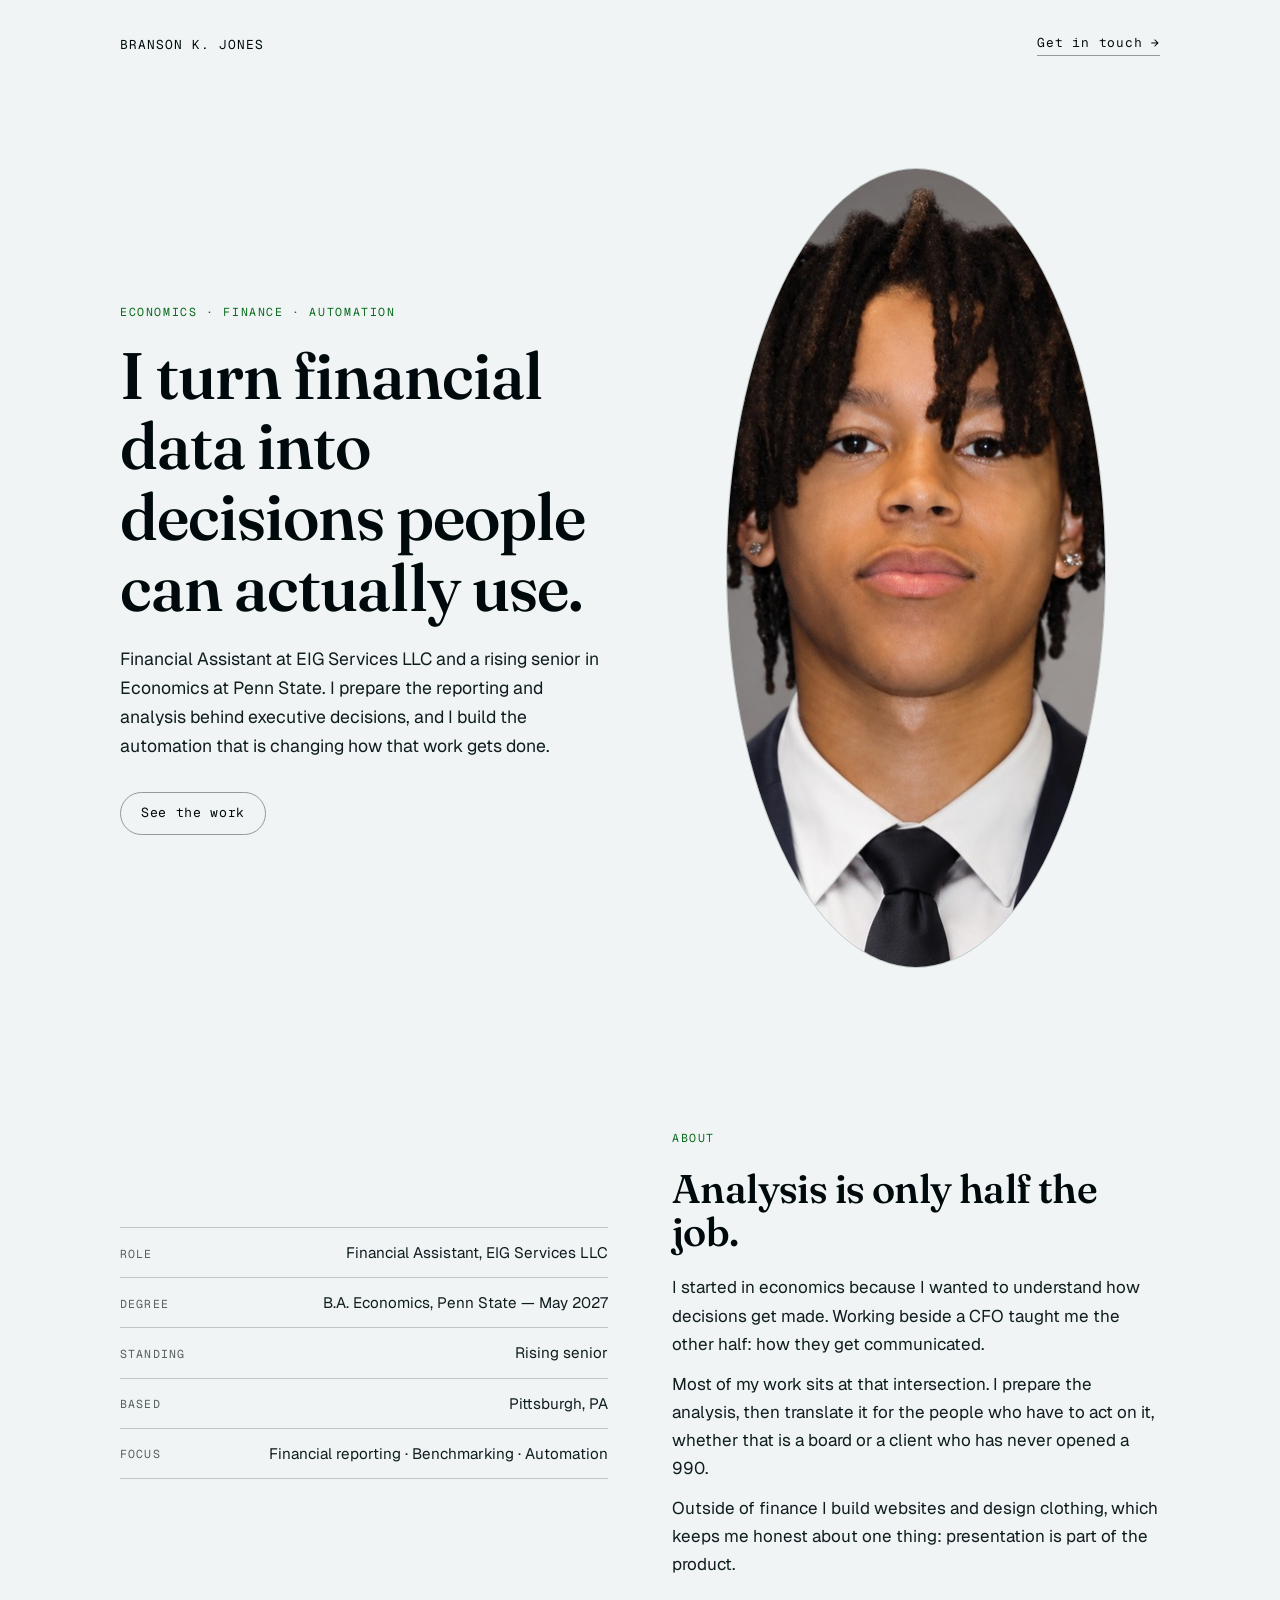
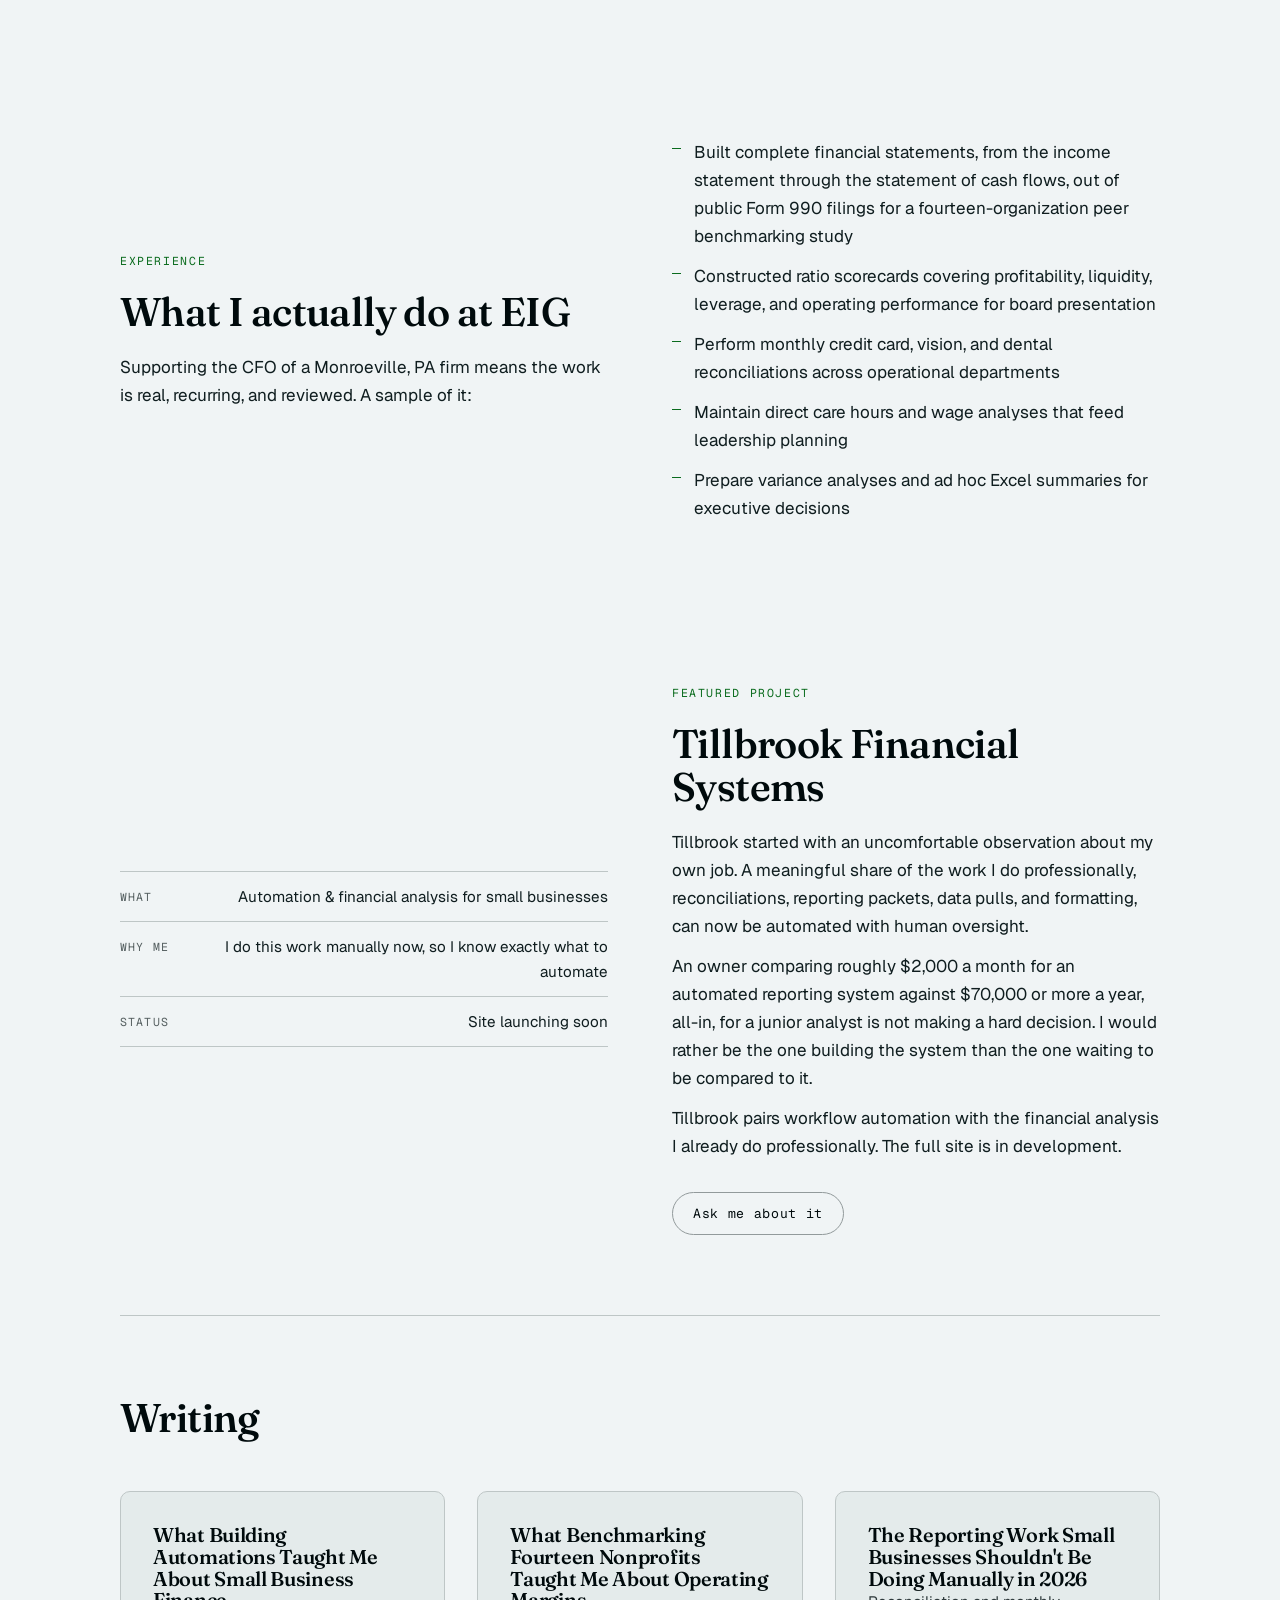
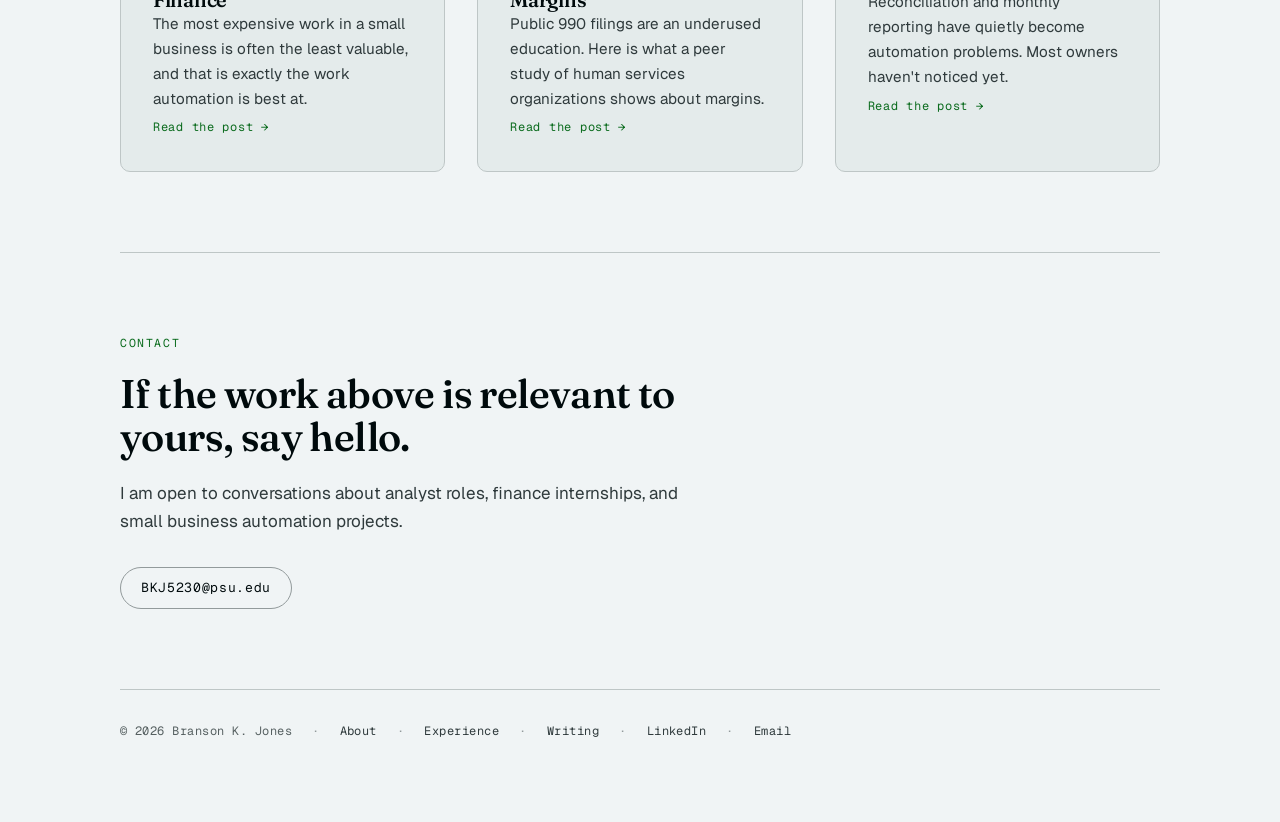
<file: index.html>
<!DOCTYPE html>
<html lang="en">
<head>
<meta charset="UTF-8">
<meta name="viewport" content="width=device-width, initial-scale=1.0">
<title>Branson Jones — Economics · Financial Analysis · Automation</title>
<meta name="description" content="Branson Jones is an economics student at Penn State working in financial analysis and building finance automations for small businesses.">
<link rel="preconnect" href="https://fonts.googleapis.com">
<link rel="preconnect" href="https://fonts.gstatic.com" crossorigin>
<link href="https://fonts.googleapis.com/css2?family=Fraunces:opsz,wght@9..144,460;9..144,560;9..144,640&family=Geist:wght@400;500&family=Geist+Mono:wght@400;500&display=swap" rel="stylesheet">
<link rel="stylesheet" href="css/site.css">
</head>
<body>
<div class="wrap">

<nav class="nav" aria-label="Primary">
  <a class="nav__mark" href="index.html">Branson K. Jones</a>
  <a class="nav__cta" href="#contact">Get in touch →</a>
</nav>

<header class="split">
  <div class="split__text">
    <span class="kicker">Economics · Finance · Automation</span>
    <h1 class="hero__title">I turn financial data into decisions people can actually use.</h1>
    <p class="hero__sub">Financial Assistant at EIG Services LLC and a rising senior in Economics at Penn State. I prepare the reporting and analysis behind executive decisions, and I build the automation that is changing how that work gets done.</p>
    <a class="chip" href="#work">See the work</a>
  </div>
  <figure class="split__proof">
    <img class="portrait" src="assets/headshot.jpg" alt="Headshot of Branson Jones" width="800" height="800">
  </figure>
</header>

<section id="about" class="split split--flip" aria-label="About">
  <div class="split__text">
    <span class="kicker">About</span>
    <h2>Analysis is only half the job.</h2>
    <p>I started in economics because I wanted to understand how decisions get made. Working beside a CFO taught me the other half: how they get communicated.</p>
    <p>Most of my work sits at that intersection. I prepare the analysis, then translate it for the people who have to act on it, whether that is a board or a client who has never opened a 990.</p>
    <p>Outside of finance I build websites and design clothing, which keeps me honest about one thing: presentation is part of the product.</p>
  </div>
  <div class="split__proof">
    <ul class="facts">
      <li><span class="k">Role</span><span class="v">Financial Assistant, EIG Services LLC</span></li>
      <li><span class="k">Degree</span><span class="v">B.A. Economics, Penn State — May 2027</span></li>
      <li><span class="k">Standing</span><span class="v">Rising senior</span></li>
      <li><span class="k">Based</span><span class="v">Pittsburgh, PA</span></li>
      <li><span class="k">Focus</span><span class="v">Financial reporting · Benchmarking · Automation</span></li>
    </ul>
  </div>
</section>

<section id="work" class="split" aria-label="Experience">
  <div class="split__text">
    <span class="kicker">Experience</span>
    <h2>What I actually do at EIG</h2>
    <p>Supporting the CFO of a Monroeville, PA firm means the work is real, recurring, and reviewed. A sample of it:</p>
  </div>
  <div class="split__proof">
    <ul class="worklist">
      <li>Built complete financial statements, from the income statement through the statement of cash flows, out of public Form 990 filings for a fourteen-organization peer benchmarking study</li>
      <li>Constructed ratio scorecards covering profitability, liquidity, leverage, and operating performance for board presentation</li>
      <li>Perform monthly credit card, vision, and dental reconciliations across operational departments</li>
      <li>Maintain direct care hours and wage analyses that feed leadership planning</li>
      <li>Prepare variance analyses and ad hoc Excel summaries for executive decisions</li>
    </ul>
  </div>
</section>

<section id="tillbrook" class="split split--flip" aria-label="Tillbrook">
  <div class="split__text">
    <span class="kicker">Featured project</span>
    <h2>Tillbrook Financial Systems</h2>
    <p>Tillbrook started with an uncomfortable observation about my own job. A meaningful share of the work I do professionally, reconciliations, reporting packets, data pulls, and formatting, can now be automated with human oversight.</p>
    <p>An owner comparing roughly $2,000 a month for an automated reporting system against $70,000 or more a year, all-in, for a junior analyst is not making a hard decision. I would rather be the one building the system than the one waiting to be compared to it.</p>
    <p>Tillbrook pairs workflow automation with the financial analysis I already do professionally. The full site is in development.</p>
    <a class="chip" href="#contact" aria-label="Ask about Tillbrook">Ask me about it</a>
  </div>
  <div class="split__proof">
    <ul class="facts">
      <li><span class="k">What</span><span class="v">Automation &amp; financial analysis for small businesses</span></li>
      <li><span class="k">Why me</span><span class="v">I do this work manually now, so I know exactly what to automate</span></li>
      <li><span class="k">Status</span><span class="v">Site launching soon</span></li>
    </ul>
  </div>
</section>

<section id="writing" class="writing" aria-label="Writing">
  <h2>Writing</h2>
  <div class="cards">
    <article class="card">
      <a href="blog/ai-automation-small-business-finance.html">
        <h3>What Building Automations Taught Me About Small Business Finance</h3>
        <p>The most expensive work in a small business is often the least valuable, and that is exactly the work automation is best at.</p>
        <span class="more">Read the post →</span>
      </a>
    </article>
    <article class="card">
      <a href="blog/nonprofit-benchmarking-operating-margins.html">
        <h3>What Benchmarking Fourteen Nonprofits Taught Me About Operating Margins</h3>
        <p>Public 990 filings are an underused education. Here is what a peer study of human services organizations shows about margins.</p>
        <span class="more">Read the post →</span>
      </a>
    </article>
    <article class="card">
      <a href="blog/manual-reporting-2026.html">
        <h3>The Reporting Work Small Businesses Shouldn't Be Doing Manually in 2026</h3>
        <p>Reconciliation and monthly reporting have quietly become automation problems. Most owners haven't noticed yet.</p>
        <span class="more">Read the post →</span>
      </a>
    </article>
  </div>
</section>

<section id="contact" class="contact" aria-label="Contact">
  <span class="kicker">Contact</span>
  <h2>If the work above is relevant to yours, say hello.</h2>
  <p>I am open to conversations about analyst roles, finance internships, and small business automation projects.</p>
  <a class="chip" href="mailto:BKJ5230@psu.edu">BKJ5230@psu.edu</a>
</section>

<footer class="foot">
  <span>© 2026 Branson K. Jones</span><span class="dot">·</span>
  <a href="#about">About</a><span class="dot">·</span>
  <a href="#work">Experience</a><span class="dot">·</span>
  <a href="#writing">Writing</a><span class="dot">·</span>
  <a href="https://www.linkedin.com/in/branson-jones-150345410/" rel="noopener">LinkedIn</a><span class="dot">·</span>
  <a href="mailto:BKJ5230@psu.edu">Email</a>
</footer>

</div>
</body>
</html>
</file>
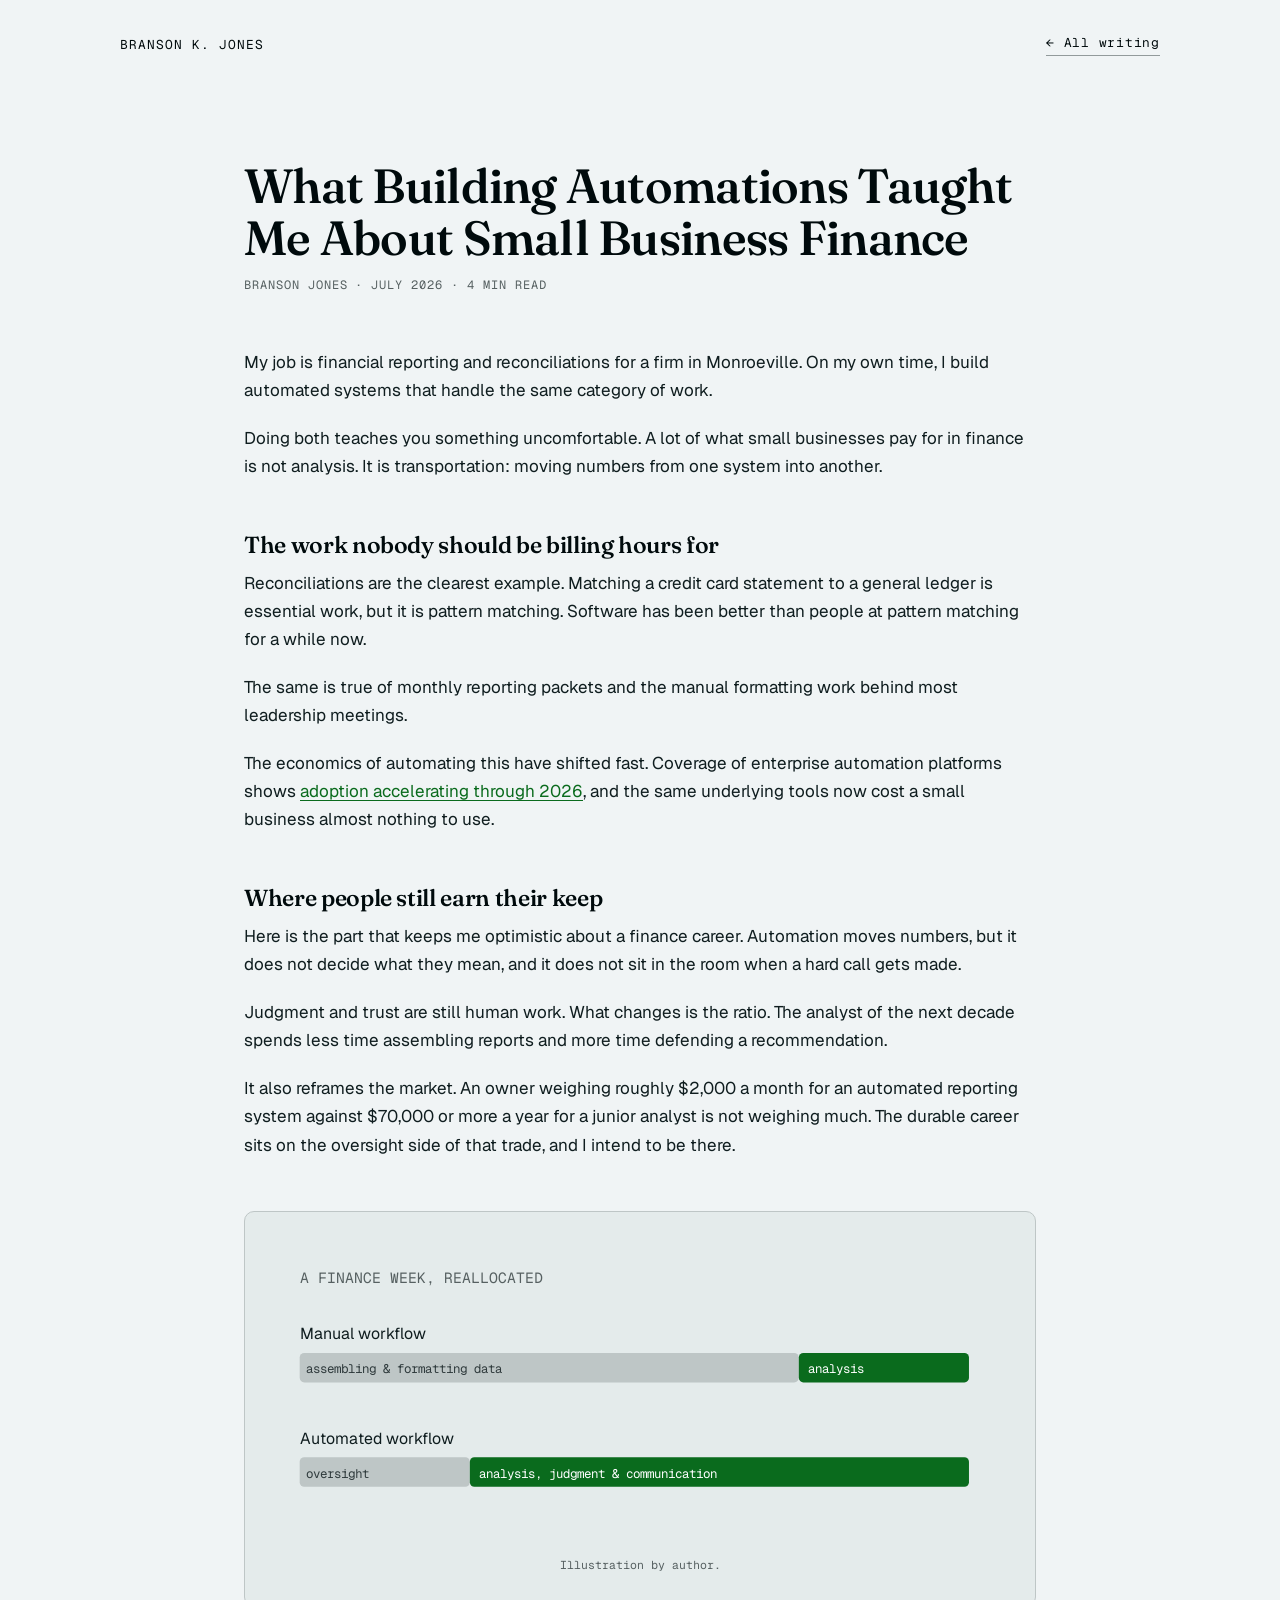
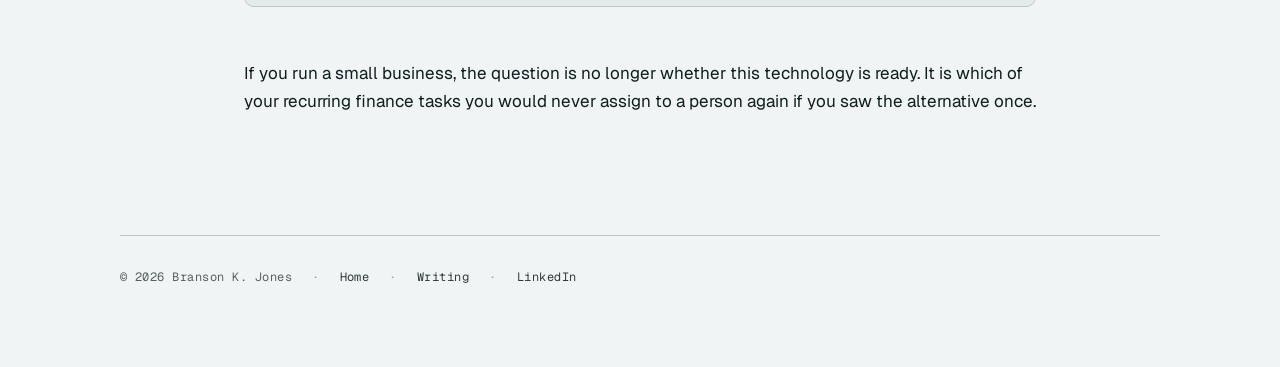
<file: blog/ai-automation-small-business-finance.html>
<!DOCTYPE html>
<html lang="en">
<head>
<meta charset="UTF-8">
<meta name="viewport" content="width=device-width, initial-scale=1.0">
<title>What Building Automations Taught Me About Small Business Finance — Branson Jones</title>
<link rel="preconnect" href="https://fonts.googleapis.com">
<link rel="preconnect" href="https://fonts.gstatic.com" crossorigin>
<link href="https://fonts.googleapis.com/css2?family=Fraunces:opsz,wght@9..144,460;9..144,560;9..144,640&family=Geist:wght@400;500&family=Geist+Mono:wght@400;500&display=swap" rel="stylesheet">
<link rel="stylesheet" href="../css/site.css">
</head>
<body>
<div class="wrap">

<nav class="nav" aria-label="Primary">
  <a class="nav__mark" href="../index.html">Branson K. Jones</a>
  <a class="nav__cta" href="../index.html#writing">← All writing</a>
</nav>

<article class="article">
  <h1>What Building Automations Taught Me About Small Business Finance</h1>
  <p class="meta">Branson Jones · July 2026 · 4 min read</p>

  <p>My job is financial reporting and reconciliations for a firm in Monroeville. On my own time, I build automated systems that handle the same category of work.</p>

  <p>Doing both teaches you something uncomfortable. A lot of what small businesses pay for in finance is not analysis. It is transportation: moving numbers from one system into another.</p>

  <h2>The work nobody should be billing hours for</h2>

  <p>Reconciliations are the clearest example. Matching a credit card statement to a general ledger is essential work, but it is pattern matching. Software has been better than people at pattern matching for a while now.</p>

  <p>The same is true of monthly reporting packets and the manual formatting work behind most leadership meetings.</p>

  <p>The economics of automating this have shifted fast. Coverage of enterprise automation platforms shows <a href="https://www.pymnts.com/artificial-intelligence-2/2026/the-revenue-models-behind-todays-top-ai-platforms/" rel="noopener">adoption accelerating through 2026</a>, and the same underlying tools now cost a small business almost nothing to use.</p>

  <h2>Where people still earn their keep</h2>

  <p>Here is the part that keeps me optimistic about a finance career. Automation moves numbers, but it does not decide what they mean, and it does not sit in the room when a hard call gets made.</p>

  <p>Judgment and trust are still human work. What changes is the ratio. The analyst of the next decade spends less time assembling reports and more time defending a recommendation.</p>

  <p>It also reframes the market. An owner weighing roughly $2,000 a month for an automated reporting system against $70,000 or more a year for a junior analyst is not weighing much. The durable career sits on the oversight side of that trade, and I intend to be there.</p>

  <figure>
    <svg viewBox="0 0 640 260" role="img" aria-label="Diagram contrasting time spent assembling data versus interpreting it, before and after automation">
      <text x="20" y="34" font-family="Geist Mono, monospace" font-size="13" fill="oklch(48% 0.012 205)">A FINANCE WEEK, REALLOCATED</text>
      <text x="20" y="84" font-family="Geist, sans-serif" font-size="14" fill="oklch(22% 0.02 205)">Manual workflow</text>
      <rect x="20" y="96" width="440" height="26" rx="4" fill="oklch(82% 0.008 200)"/>
      <rect x="460" y="96" width="150" height="26" rx="4" fill="oklch(46% 0.14 145)"/>
      <text x="26" y="114" font-family="Geist Mono, monospace" font-size="11" fill="oklch(34% 0.016 205)">assembling &amp; formatting data</text>
      <text x="468" y="114" font-family="Geist Mono, monospace" font-size="11" fill="white">analysis</text>
      <text x="20" y="176" font-family="Geist, sans-serif" font-size="14" fill="oklch(22% 0.02 205)">Automated workflow</text>
      <rect x="20" y="188" width="150" height="26" rx="4" fill="oklch(82% 0.008 200)"/>
      <rect x="170" y="188" width="440" height="26" rx="4" fill="oklch(46% 0.14 145)"/>
      <text x="26" y="206" font-family="Geist Mono, monospace" font-size="11" fill="oklch(34% 0.016 205)">oversight</text>
      <text x="178" y="206" font-family="Geist Mono, monospace" font-size="11" fill="white">analysis, judgment &amp; communication</text>
    </svg>
    <figcaption>Illustration by author.</figcaption>
  </figure>

  <p>If you run a small business, the question is no longer whether this technology is ready. It is which of your recurring finance tasks you would never assign to a person again if you saw the alternative once.</p>
</article>

<footer class="foot">
  <span>© 2026 Branson K. Jones</span><span class="dot">·</span>
  <a href="../index.html">Home</a><span class="dot">·</span>
  <a href="../index.html#writing">Writing</a><span class="dot">·</span>
  <a href="https://www.linkedin.com/in/branson-jones-150345410/" rel="noopener">LinkedIn</a>
</footer>

</div>
</body>
</html>
</file>
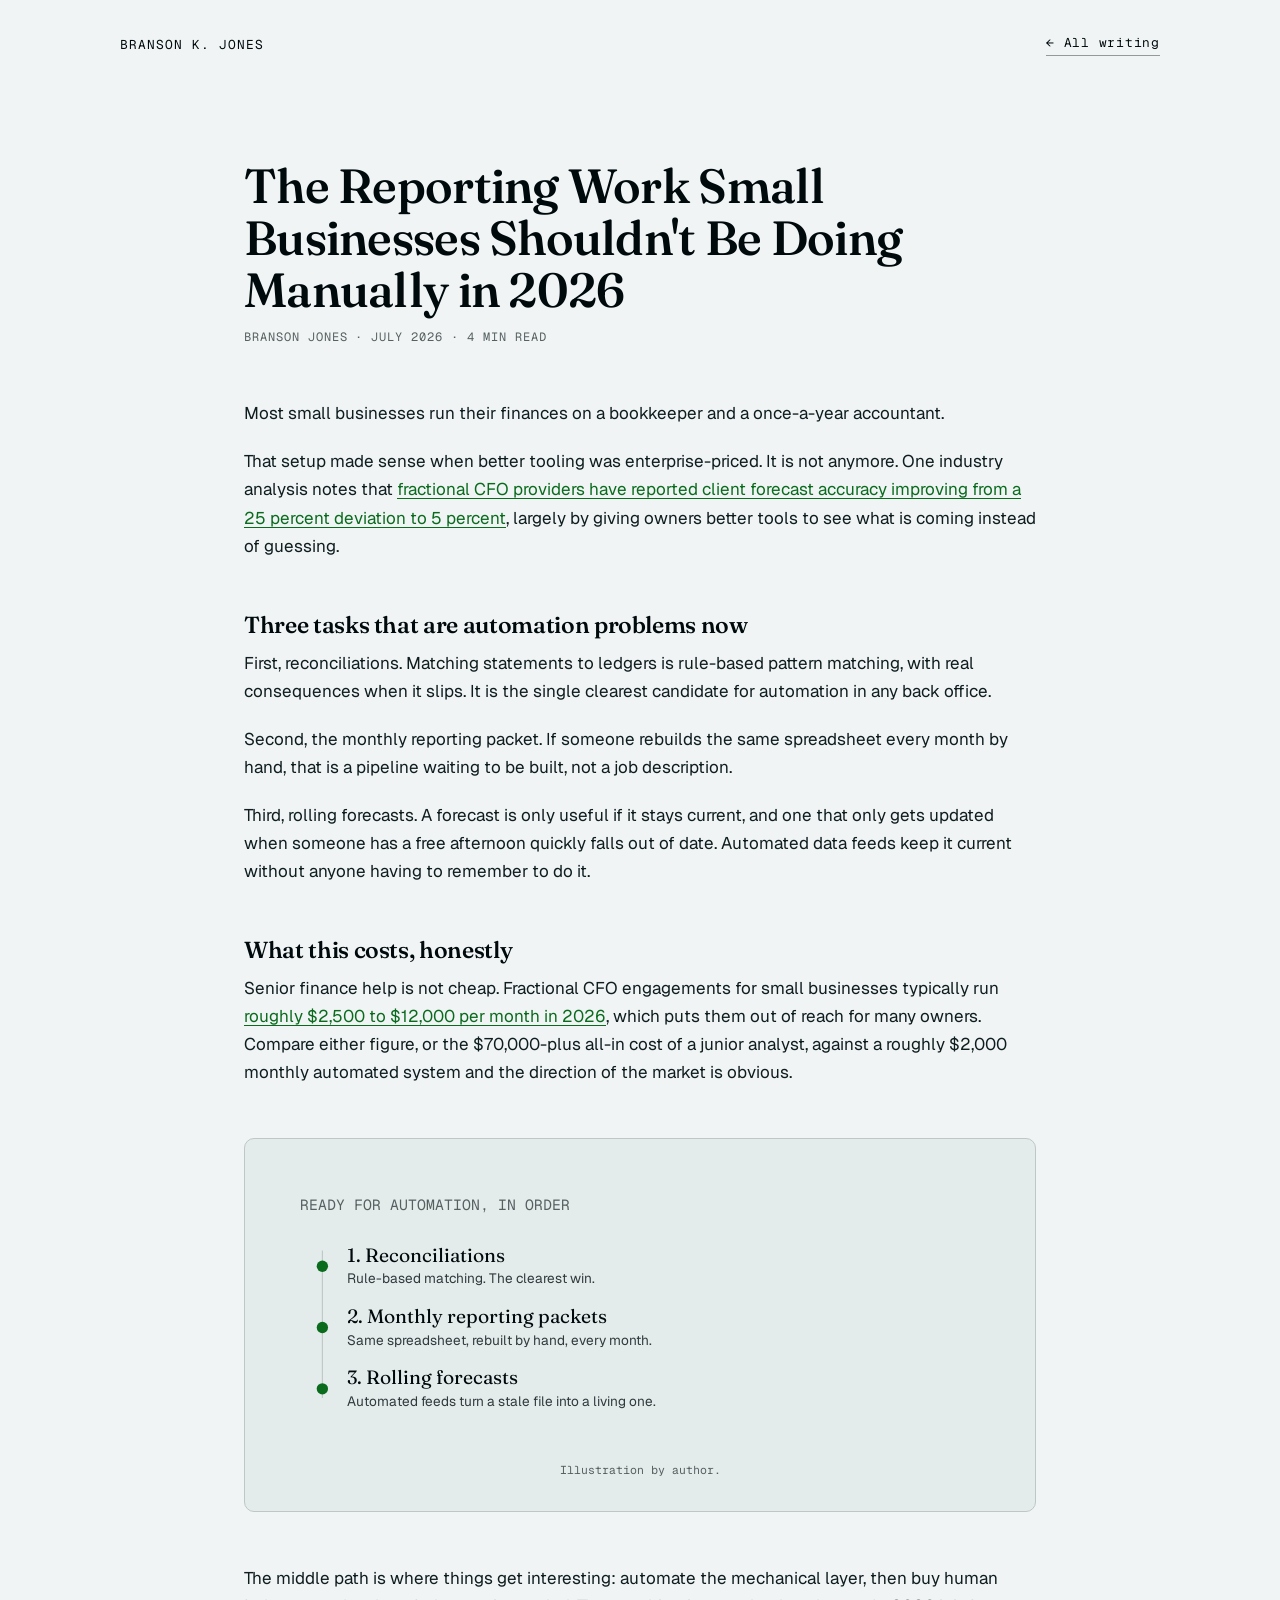
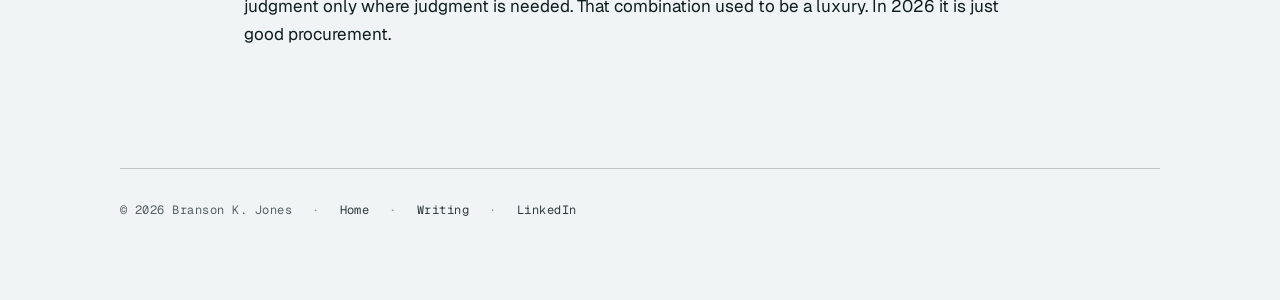
<file: blog/manual-reporting-2026.html>
<!DOCTYPE html>
<html lang="en">
<head>
<meta charset="UTF-8">
<meta name="viewport" content="width=device-width, initial-scale=1.0">
<title>The Reporting Work Small Businesses Shouldn't Be Doing Manually in 2026 — Branson Jones</title>
<link rel="preconnect" href="https://fonts.googleapis.com">
<link rel="preconnect" href="https://fonts.gstatic.com" crossorigin>
<link href="https://fonts.googleapis.com/css2?family=Fraunces:opsz,wght@9..144,460;9..144,560;9..144,640&family=Geist:wght@400;500&family=Geist+Mono:wght@400;500&display=swap" rel="stylesheet">
<link rel="stylesheet" href="../css/site.css">
</head>
<body>
<div class="wrap">

<nav class="nav" aria-label="Primary">
  <a class="nav__mark" href="../index.html">Branson K. Jones</a>
  <a class="nav__cta" href="../index.html#writing">← All writing</a>
</nav>

<article class="article">
  <h1>The Reporting Work Small Businesses Shouldn't Be Doing Manually in 2026</h1>
  <p class="meta">Branson Jones · July 2026 · 4 min read</p>

  <p>Most small businesses run their finances on a bookkeeper and a once-a-year accountant.</p>

  <p>That setup made sense when better tooling was enterprise-priced. It is not anymore. One industry analysis notes that <a href="https://aldronac.com/fractional-cfo-services-smb-financial-backbone/" rel="noopener">fractional CFO providers have reported client forecast accuracy improving from a 25 percent deviation to 5 percent</a>, largely by giving owners better tools to see what is coming instead of guessing.</p>

  <h2>Three tasks that are automation problems now</h2>

  <p>First, reconciliations. Matching statements to ledgers is rule-based pattern matching, with real consequences when it slips. It is the single clearest candidate for automation in any back office.</p>

  <p>Second, the monthly reporting packet. If someone rebuilds the same spreadsheet every month by hand, that is a pipeline waiting to be built, not a job description.</p>

  <p>Third, rolling forecasts. A forecast is only useful if it stays current, and one that only gets updated when someone has a free afternoon quickly falls out of date. Automated data feeds keep it current without anyone having to remember to do it.</p>

  <h2>What this costs, honestly</h2>

  <p>Senior finance help is not cheap. Fractional CFO engagements for small businesses typically run <a href="https://mbaccountinggroup.com/fractional-cfo-cost-small-business/" rel="noopener">roughly $2,500 to $12,000 per month in 2026</a>, which puts them out of reach for many owners. Compare either figure, or the $70,000-plus all-in cost of a junior analyst, against a roughly $2,000 monthly automated system and the direction of the market is obvious.</p>

  <figure>
    <svg viewBox="0 0 640 240" role="img" aria-label="Diagram of three finance tasks ordered by how ready they are for automation: reconciliations, reporting packets, rolling forecasts">
      <text x="20" y="34" font-family="Geist Mono, monospace" font-size="13" fill="oklch(48% 0.012 205)">READY FOR AUTOMATION, IN ORDER</text>
      <line x1="40" y1="70" x2="40" y2="200" stroke="oklch(82% 0.008 200)" stroke-width="1"/>
      <circle cx="40" cy="84" r="5" fill="oklch(46% 0.14 145)"/>
      <circle cx="40" cy="138" r="5" fill="oklch(46% 0.14 145)"/>
      <circle cx="40" cy="192" r="5" fill="oklch(46% 0.14 145)"/>
      <text x="62" y="80" font-family="Fraunces, serif" font-size="17" fill="oklch(13% 0.024 205)">1. Reconciliations</text>
      <text x="62" y="99" font-family="Geist, sans-serif" font-size="12" fill="oklch(34% 0.016 205)">Rule-based matching. The clearest win.</text>
      <text x="62" y="134" font-family="Fraunces, serif" font-size="17" fill="oklch(13% 0.024 205)">2. Monthly reporting packets</text>
      <text x="62" y="153" font-family="Geist, sans-serif" font-size="12" fill="oklch(34% 0.016 205)">Same spreadsheet, rebuilt by hand, every month.</text>
      <text x="62" y="188" font-family="Fraunces, serif" font-size="17" fill="oklch(13% 0.024 205)">3. Rolling forecasts</text>
      <text x="62" y="207" font-family="Geist, sans-serif" font-size="12" fill="oklch(34% 0.016 205)">Automated feeds turn a stale file into a living one.</text>
    </svg>
    <figcaption>Illustration by author.</figcaption>
  </figure>

  <p>The middle path is where things get interesting: automate the mechanical layer, then buy human judgment only where judgment is needed. That combination used to be a luxury. In 2026 it is just good procurement.</p>
</article>

<footer class="foot">
  <span>© 2026 Branson K. Jones</span><span class="dot">·</span>
  <a href="../index.html">Home</a><span class="dot">·</span>
  <a href="../index.html#writing">Writing</a><span class="dot">·</span>
  <a href="https://www.linkedin.com/in/branson-jones-150345410/" rel="noopener">LinkedIn</a>
</footer>

</div>
</body>
</html>
</file>
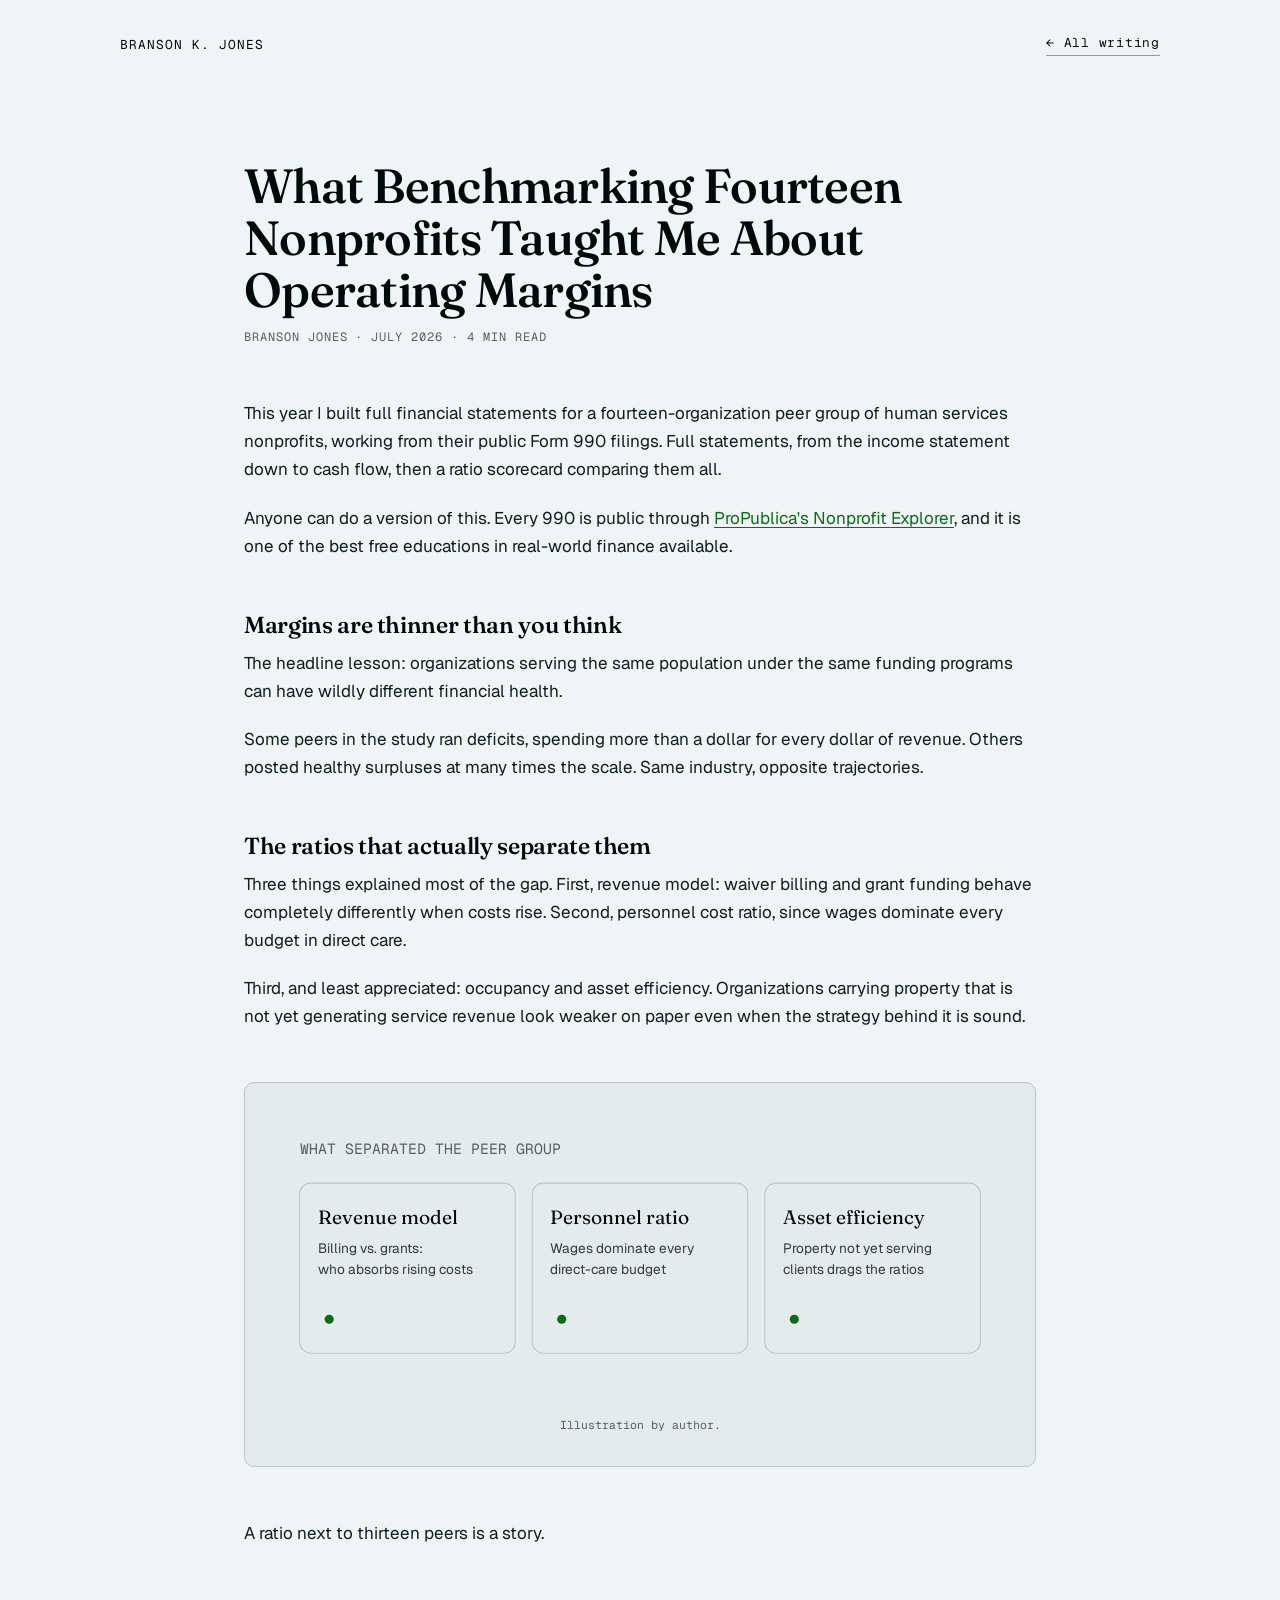
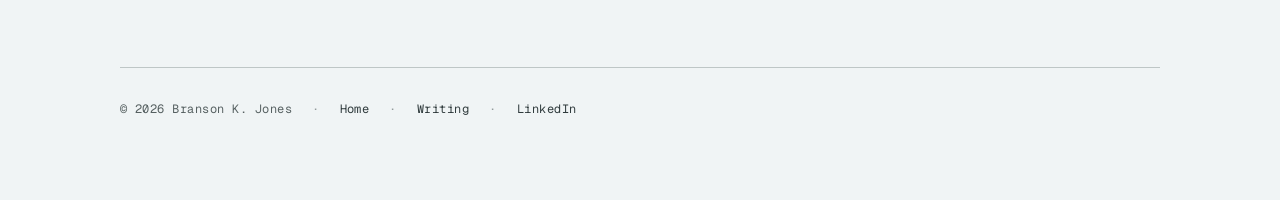
<file: blog/nonprofit-benchmarking-operating-margins.html>
<!DOCTYPE html>
<html lang="en">
<head>
<meta charset="UTF-8">
<meta name="viewport" content="width=device-width, initial-scale=1.0">
<title>What Benchmarking Fourteen Nonprofits Taught Me About Operating Margins — Branson Jones</title>
<link rel="preconnect" href="https://fonts.googleapis.com">
<link rel="preconnect" href="https://fonts.gstatic.com" crossorigin>
<link href="https://fonts.googleapis.com/css2?family=Fraunces:opsz,wght@9..144,460;9..144,560;9..144,640&family=Geist:wght@400;500&family=Geist+Mono:wght@400;500&display=swap" rel="stylesheet">
<link rel="stylesheet" href="../css/site.css">
</head>
<body>
<div class="wrap">

<nav class="nav" aria-label="Primary">
  <a class="nav__mark" href="../index.html">Branson K. Jones</a>
  <a class="nav__cta" href="../index.html#writing">← All writing</a>
</nav>

<article class="article">
  <h1>What Benchmarking Fourteen Nonprofits Taught Me About Operating Margins</h1>
  <p class="meta">Branson Jones · July 2026 · 4 min read</p>

  <p>This year I built full financial statements for a fourteen-organization peer group of human services nonprofits, working from their public Form 990 filings. Full statements, from the income statement down to cash flow, then a ratio scorecard comparing them all.</p>

  <p>Anyone can do a version of this. Every 990 is public through <a href="https://projects.propublica.org/nonprofits/" rel="noopener">ProPublica's Nonprofit Explorer</a>, and it is one of the best free educations in real-world finance available.</p>

  <h2>Margins are thinner than you think</h2>

  <p>The headline lesson: organizations serving the same population under the same funding programs can have wildly different financial health.</p>

  <p>Some peers in the study ran deficits, spending more than a dollar for every dollar of revenue. Others posted healthy surpluses at many times the scale. Same industry, opposite trajectories.</p>

  <h2>The ratios that actually separate them</h2>

  <p>Three things explained most of the gap. First, revenue model: waiver billing and grant funding behave completely differently when costs rise. Second, personnel cost ratio, since wages dominate every budget in direct care.</p>

  <p>Third, and least appreciated: occupancy and asset efficiency. Organizations carrying property that is not yet generating service revenue look weaker on paper even when the strategy behind it is sound.</p>

  <figure>
    <svg viewBox="0 0 640 250" role="img" aria-label="Diagram of the three ratio families that separated peer organizations: revenue model, personnel cost ratio, and asset efficiency">
      <text x="20" y="34" font-family="Geist Mono, monospace" font-size="13" fill="oklch(48% 0.012 205)">WHAT SEPARATED THE PEER GROUP</text>
      <rect x="20" y="60" width="190" height="150" rx="10" fill="oklch(93.5% 0.007 200)" stroke="oklch(82% 0.008 200)"/>
      <rect x="225" y="60" width="190" height="150" rx="10" fill="oklch(93.5% 0.007 200)" stroke="oklch(82% 0.008 200)"/>
      <rect x="430" y="60" width="190" height="150" rx="10" fill="oklch(93.5% 0.007 200)" stroke="oklch(82% 0.008 200)"/>
      <text x="36" y="96" font-family="Fraunces, serif" font-size="17" fill="oklch(13% 0.024 205)">Revenue model</text>
      <text x="36" y="122" font-family="Geist, sans-serif" font-size="12" fill="oklch(34% 0.016 205)">Billing vs. grants:</text>
      <text x="36" y="140" font-family="Geist, sans-serif" font-size="12" fill="oklch(34% 0.016 205)">who absorbs rising costs</text>
      <text x="241" y="96" font-family="Fraunces, serif" font-size="17" fill="oklch(13% 0.024 205)">Personnel ratio</text>
      <text x="241" y="122" font-family="Geist, sans-serif" font-size="12" fill="oklch(34% 0.016 205)">Wages dominate every</text>
      <text x="241" y="140" font-family="Geist, sans-serif" font-size="12" fill="oklch(34% 0.016 205)">direct-care budget</text>
      <text x="446" y="96" font-family="Fraunces, serif" font-size="17" fill="oklch(13% 0.024 205)">Asset efficiency</text>
      <text x="446" y="122" font-family="Geist, sans-serif" font-size="12" fill="oklch(34% 0.016 205)">Property not yet serving</text>
      <text x="446" y="140" font-family="Geist, sans-serif" font-size="12" fill="oklch(34% 0.016 205)">clients drags the ratios</text>
      <circle cx="46" cy="180" r="4" fill="oklch(46% 0.14 145)"/>
      <circle cx="251" cy="180" r="4" fill="oklch(46% 0.14 145)"/>
      <circle cx="456" cy="180" r="4" fill="oklch(46% 0.14 145)"/>
    </svg>
    <figcaption>Illustration by author.</figcaption>
  </figure>

  <p>A ratio next to thirteen peers is a story.</p>
</article>

<footer class="foot">
  <span>© 2026 Branson K. Jones</span><span class="dot">·</span>
  <a href="../index.html">Home</a><span class="dot">·</span>
  <a href="../index.html#writing">Writing</a><span class="dot">·</span>
  <a href="https://www.linkedin.com/in/branson-jones-150345410/" rel="noopener">LinkedIn</a>
</footer>

</div>
</body>
</html>
</file>
<file: css/site.css>
:root {
  --color-paper:    oklch(96.5% 0.005 200);
  --color-paper-2:  oklch(93.5% 0.007 200);
  --color-paper-3:  oklch(89%   0.010 200);
  --color-rule:     oklch(82%   0.008 200);
  --color-rule-2:   oklch(68%   0.010 200);
  --color-muted:    oklch(48%   0.012 205);
  --color-neutral:  oklch(34%   0.016 205);
  --color-ink-2:    oklch(22%   0.020 205);
  --color-ink:      oklch(13%   0.024 205);
  --color-accent:   oklch(46%   0.140 145);
  --color-focus:    oklch(46%   0.140 145);

  --font-display: "Fraunces", ui-serif, Georgia, serif;
  --font-body:    "Geist", ui-sans-serif, system-ui, sans-serif;
  --font-label:   "Geist Mono", ui-monospace, "SF Mono", monospace;

  --space-xs: 0.5rem;
  --space-sm: 0.75rem;
  --space-md: 1.25rem;
  --space-lg: 2rem;
  --space-xl: 3.25rem;
  --space-2xl: 5rem;
  --space-3xl: 7.5rem;

  --radius-card: 10px;
  --measure: 62ch;
  --ease-out: cubic-bezier(0.16, 1, 0.3, 1);
  --dur-short: 220ms;
}

* { box-sizing: border-box; margin: 0; }
html, body { overflow-x: clip; }
html { scroll-behavior: smooth; }

body {
  background: var(--color-paper);
  color: var(--color-ink);
  font-family: var(--font-body);
  font-size: 1.0625rem;
  line-height: 1.65;
  -webkit-font-smoothing: antialiased;
}

img { max-width: 100%; display: block; }
a { color: var(--color-accent); text-decoration-thickness: 1px; text-underline-offset: 3px; }
a:focus-visible, button:focus-visible { outline: 2px solid var(--color-focus); outline-offset: 3px; }

h1, h2, h3 {
  font-family: var(--font-display);
  font-style: normal;
  font-weight: 560;
  line-height: 1.08;
  letter-spacing: -0.015em;
  color: var(--color-ink);
  overflow-wrap: anywhere;
  min-width: 0;
}

.wrap { max-width: 1120px; margin-inline: auto; padding-inline: clamp(1.1rem, 4vw, 2.5rem); }

/* ── Nav · N9 edge-aligned minimal ── */
.nav {
  display: flex; align-items: center; justify-content: space-between;
  padding-block: var(--space-lg);
}
.nav__mark {
  font-family: var(--font-label);
  font-size: 0.8rem; letter-spacing: 0.08em; text-transform: uppercase;
  color: var(--color-ink); text-decoration: none; white-space: nowrap;
}
.nav__cta {
  font-family: var(--font-label);
  font-size: 0.8rem; letter-spacing: 0.06em;
  color: var(--color-ink); text-decoration: none; white-space: nowrap;
  border-bottom: 1px solid var(--color-rule-2);
  padding-bottom: 2px;
  transition: color var(--dur-short) var(--ease-out), border-color var(--dur-short) var(--ease-out);
}
.nav__cta:hover { color: var(--color-accent); border-color: var(--color-accent); }

/* ── Split Studio rows ── */
.split {
  display: grid;
  grid-template-columns: minmax(0, 1fr) minmax(0, 1fr);
  gap: clamp(1.5rem, 5vw, 4.5rem);
  align-items: center;
  padding-block: var(--space-2xl);
}
.split--flip .split__text { order: 2; }
.split--flip .split__proof { order: 1; }
.split + .split { border-top: 0; }

.kicker {
  font-family: var(--font-label);
  font-size: 0.72rem; letter-spacing: 0.14em; text-transform: uppercase;
  color: var(--color-accent);
  display: block; margin-bottom: var(--space-md);
}

.hero__title { font-size: clamp(2.3rem, 6vw, 4.1rem); }
.hero__sub {
  margin-top: var(--space-md);
  color: var(--color-neutral);
  max-width: 46ch;
  font-size: 1.1rem;
}
.split h2 { font-size: clamp(1.7rem, 3.6vw, 2.5rem); margin-bottom: var(--space-md); }
.split__text p { color: var(--color-ink-2); max-width: var(--measure); }
.split__text p + p { margin-top: var(--space-sm); }

/* Outlined chip button (Split Studio voice) */
.chip {
  display: inline-block; margin-top: var(--space-lg);
  font-family: var(--font-label); font-size: 0.82rem; letter-spacing: 0.05em;
  color: var(--color-ink); text-decoration: none; white-space: nowrap;
  border: 1px solid var(--color-rule-2); border-radius: 999px;
  padding: 0.6rem 1.25rem;
  transition: border-color var(--dur-short) var(--ease-out), color var(--dur-short) var(--ease-out), background var(--dur-short) var(--ease-out);
}
.chip:hover { border-color: var(--color-accent); color: var(--color-accent); }
.chip:active { background: var(--color-paper-2); }

/* Proof column pieces */
.portrait {
  border-radius: 50%;
  aspect-ratio: 1 / 1;
  object-fit: cover;
  border: 1px solid var(--color-rule);
  width: min(78%, 380px);
  margin-inline: auto;
}
figure figcaption {
  font-family: var(--font-label); font-size: 0.72rem;
  color: var(--color-muted); margin-top: var(--space-xs); text-align: center;
}

.facts { list-style: none; padding: 0; border-top: 1px solid var(--color-rule); }
.facts li {
  display: flex; justify-content: space-between; gap: var(--space-md);
  padding-block: var(--space-sm);
  border-bottom: 1px solid var(--color-rule);
  font-size: 0.95rem;
}
.facts .k { font-family: var(--font-label); font-size: 0.72rem; letter-spacing: 0.1em; text-transform: uppercase; color: var(--color-muted); padding-top: 0.2rem; white-space: nowrap; }
.facts .v { color: var(--color-ink-2); text-align: right; }

.worklist { list-style: none; padding: 0; }
.worklist li { padding-left: 1.4rem; position: relative; color: var(--color-ink-2); }
.worklist li + li { margin-top: var(--space-sm); }
.worklist li::before {
  content: ""; position: absolute; left: 0; top: 0.62em;
  width: 0.55rem; height: 1px; background: var(--color-accent);
}

/* Writing cards */
.writing { padding-block: var(--space-2xl); border-top: 1px solid var(--color-rule); }
.writing > h2 { font-size: clamp(1.7rem, 3.6vw, 2.5rem); margin-bottom: var(--space-xl); }
.cards { display: grid; grid-template-columns: repeat(3, minmax(0, 1fr)); gap: var(--space-lg); }
.card {
  border: 1px solid var(--color-rule); border-radius: var(--radius-card);
  background: var(--color-paper-2);
  padding: var(--space-lg);
  display: flex; flex-direction: column; gap: var(--space-sm);
  transition: border-color var(--dur-short) var(--ease-out), transform var(--dur-short) var(--ease-out);
}
.card:hover { border-color: var(--color-accent); transform: translateY(-2px); }
.card h3 { font-size: 1.25rem; }
.card p { color: var(--color-neutral); font-size: 0.95rem; }
.card a { text-decoration: none; color: inherit; }
.card .more { font-family: var(--font-label); font-size: 0.75rem; letter-spacing: 0.06em; color: var(--color-accent); margin-top: auto; }

/* Contact band */
.contact { padding-block: var(--space-2xl); border-top: 1px solid var(--color-rule); text-align: left; }
.contact h2 { font-size: clamp(1.7rem, 3.6vw, 2.5rem); max-width: 22ch; }
.contact p { color: var(--color-neutral); margin-top: var(--space-md); max-width: 52ch; }

/* Footer · Ft2 inline single line */
.foot {
  border-top: 1px solid var(--color-rule);
  padding-block: var(--space-lg) var(--space-2xl);
  display: flex; flex-wrap: wrap; gap: var(--space-xs) var(--space-md);
  align-items: baseline;
  font-family: var(--font-label); font-size: 0.75rem; letter-spacing: 0.04em;
  color: var(--color-muted);
}
.foot a { color: var(--color-neutral); text-decoration: none; white-space: nowrap; }
.foot a:hover { color: var(--color-accent); }
.foot .dot { color: var(--color-rule-2); }

/* ── Article pages ── */
.article { max-width: 72ch; margin-inline: auto; padding-block: var(--space-xl) var(--space-3xl); }
.crumb {
  font-family: var(--font-label); font-size: 0.75rem; letter-spacing: 0.06em;
  text-decoration: none; color: var(--color-muted); white-space: nowrap;
}
.crumb:hover { color: var(--color-accent); }
.article h1 { font-size: clamp(1.9rem, 5vw, 3rem); margin-top: var(--space-md); }
.article .meta {
  font-family: var(--font-label); font-size: 0.75rem; letter-spacing: 0.08em;
  text-transform: uppercase; color: var(--color-muted);
  margin-top: var(--space-sm); margin-bottom: var(--space-xl);
}
.article h2 { font-size: 1.45rem; margin-top: var(--space-xl); margin-bottom: var(--space-sm); }
.article p { color: var(--color-ink-2); }
.article p + p { margin-top: var(--space-md); }
.article figure {
  margin-block: var(--space-xl);
  border: 1px solid var(--color-rule); border-radius: var(--radius-card);
  background: var(--color-paper-2); padding: var(--space-lg);
}
.article figure svg { width: 100%; height: auto; }

/* ── Mobile ── */
@media (max-width: 768px) {
  .split { grid-template-columns: minmax(0, 1fr); padding-block: var(--space-xl); align-items: start; }
  .split--flip .split__text { order: 1; }
  .split--flip .split__proof { order: 2; }
  .cards { grid-template-columns: minmax(0, 1fr); }
  .facts .v { text-align: left; }
  .facts li { flex-direction: column; gap: 0.15rem; }
}
</file>
